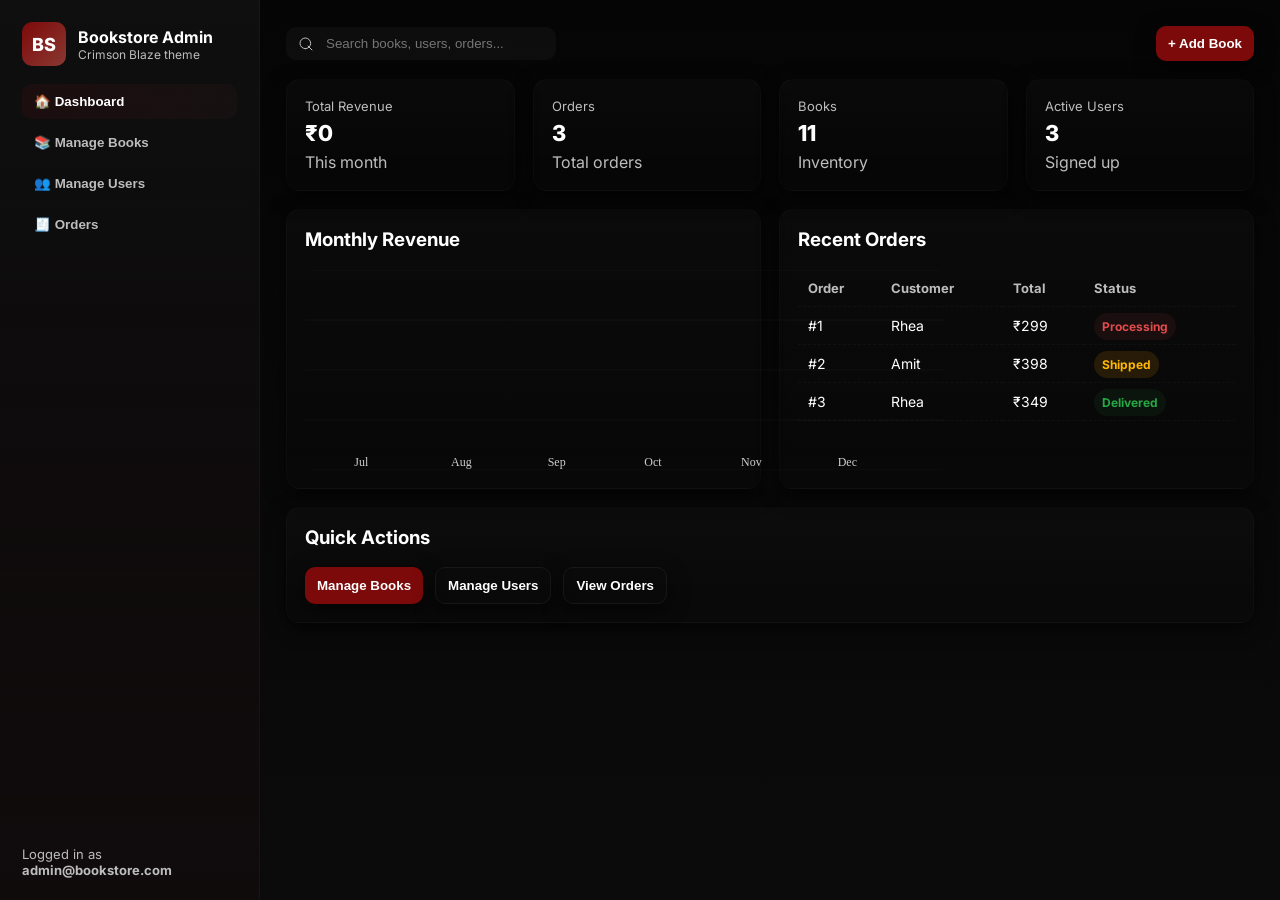
<file: Admin-side/Dashboard.html>
<!doctype html>
<html lang="en">
<head>
  <meta charset="utf-8" />
  <meta name="viewport" content="width=device-width, initial-scale=1" />
  <title>Bookstore Admin Panel</title>
  <link href="https://fonts.googleapis.com/css2?family=Inter:wght@300;400;600;700;800&display=swap" rel="stylesheet">
  <link rel="stylesheet" href="./CSS/style.css">

  <script src="main.js" defer></script>
</head>
<body>
  <div class="app">
    <aside class="sidebar">
      <div class="brand">
        <div class="logo">BS</div>
        <div>
          <h1>Bookstore Admin</h1>
          <p>Crimson Blaze theme</p>
        </div>
      </div>

      <nav class="nav">
        <button class="active" data-page="dashboard">🏠 Dashboard</button>
        <button data-page="books">📚 Manage Books</button>
        <button data-page="users">👥 Manage Users</button>
        <button data-page="orders">🧾 Orders</button>
      </nav>

      <div class="side-footer muted">Logged in as <strong>admin@bookstore.com</strong></div>
    </aside>

    <main class="main">
      <div class="topbar">
        <div class="search">
          <svg width="16" height="16" viewBox="0 0 24 24" fill="none" xmlns="http://www.w3.org/2000/svg"><path d="M21 21L15 15" stroke="currentColor" stroke-width="1.5" stroke-linecap="round" stroke-linejoin="round"/><path d="M11 19C15.4183 19 19 15.4183 19 11C19 6.58172 15.4183 3 11 3C6.58172 3 3 6.58172 3 11C3 15.4183 6.58172 19 11 19Z" stroke="currentColor" stroke-width="1.5" stroke-linecap="round" stroke-linejoin="round"/></svg>
          <input id="globalSearch" placeholder="Search books, users, orders..." />
        </div>
        <div class="actions">
          <button class="btn" id="quickAdd">+ Add Book</button>
          <div style="display:none;flex-direction:column;align-items:flex-end">
            <div class="muted" id="currentDate"></div>
            <div class="muted">Admin panel</div>
          </div>
        </div>
      </div>

      <!-- pages -->
      <section id="dashboard" class="page">
        <div class="grid">
          <div class="card col-3">
            <div class="kpi">
              <div class="label">Total Revenue</div>
              <div class="big" id="kpiRevenue">₹0</div>
              <div class="muted">This month</div>
            </div>
          </div>
          <div class="card col-3">
            <div class="kpi">
              <div class="label">Orders</div>
              <div class="big" id="kpiOrders">0</div>
              <div class="muted">Total orders</div>
            </div>
          </div>
          <div class="card col-3">
            <div class="kpi">
              <div class="label">Books</div>
              <div class="big" id="kpiBooks">0</div>
              <div class="muted">Inventory</div>
            </div>
          </div>
          <div class="card col-3">
            <div class="kpi">
              <div class="label">Active Users</div>
              <div class="big" id="kpiUsers">0</div>
              <div class="muted">Signed up</div>
            </div>
          </div>

          <div class="card col-6">
            <h3 style="margin-top:0">Monthly Revenue</h3>
            <div class="chart-wrap">
              <canvas id="revenueChart" width="640" height="200"></canvas>
            </div>
          </div>

          <div class="card col-6">
            <h3 style="margin-top:0">Recent Orders</h3>
            <table>
              <thead>
                <tr><th>Order</th><th>Customer</th><th>Total</th><th>Status</th></tr>
              </thead>
              <tbody id="recentOrders"></tbody>
            </table>
          </div>

          <div class="card col-12">
            <h3 style="margin-top:0">Quick Actions</h3>
            <div style="display:flex;gap:12px;flex-wrap:wrap">
              <button class="btn" id="goBooks">Manage Books</button>
              <button class="btn ghost" id="goUsers">Manage Users</button>
              <button class="btn ghost" id="goOrders">View Orders</button>
            </div>
          </div>

        </div>
      </section>

      <section id="books" class="page" style="display:none">
        <div class="grid">
          <div class="card col-12" style="display:flex;align-items:center;justify-content:space-between">
            <div>
              <h2 style="margin:0">Books</h2>
              <p class="muted">Add, edit or remove books from inventory</p>
            </div>
            <div style="display:flex;gap:8px;align-items:center">
              <input id="bookSearch" class="input" placeholder="Search title / author" />
              <button class="btn" id="addBookBtn">+ New Book</button>
            </div>
          </div>

          <div class="card col-12">
            <table id="booksTable">
              <thead><tr><th>Title</th><th>Author</th><th>Price</th><th>Stock</th><th>Actions</th></tr></thead>
              <tbody></tbody>
            </table>
          </div>
        </div>
      </section>

      <section id="users" class="page" style="display:none">
        <div class="grid">
          <div class="card col-12" style="display:flex;align-items:center;justify-content:space-between">
            <div>
              <h2 style="margin:0">Users</h2>
              <p class="muted">Manage user accounts</p>
            </div>
            <div>
              <input id="userSearch" class="input" placeholder="Search users" />
            </div>
          </div>

          <div class="card col-12">
            <table id="usersTable">
              <thead><tr><th>Name</th><th>Email</th><th>Role</th><th>Status</th><th>Actions</th></tr></thead>
              <tbody></tbody>
            </table>
          </div>
        </div>
      </section>

      <section id="orders" class="page" style="display:none">
        <div class="grid">
          <div class="card col-12" style="display:flex;align-items:center;justify-content:space-between">
            <div>
              <h2 style="margin:0">Orders</h2>
              <p class="muted">View and update order statuses</p>
            </div>
            <div>
              <input id="orderSearch" class="input" placeholder="Search orders" />
            </div>
          </div>

          <div class="card col-12">
            <table id="ordersTable">
              <thead><tr><th>Order</th><th>Customer</th><th>Items</th><th>Total</th><th>Status</th><th>Actions</th></tr></thead>
              <tbody></tbody>
            </table>
          </div>
        </div>
      </section>

      <section id="settings" class="page" style="display:none">
        <div class="grid">
          <div class="card col-12">
            <h2 style="margin:0">Settings</h2>
            <p class="muted">Theme colors (live preview)</p>
            <div style="display:flex;gap:12px;align-items:center;margin-top:12px">
              <label class="muted">Primary <input id="colorPrimary" type="color" value="#7d0a0a" /></label>
              <label class="muted">Secondary <input id="colorSecondary" type="color" value="#8a3832" /></label>
              <button class="btn" id="resetTheme">Reset</button>
            </div>
          </div>
        </div>
      </section>

    </main>
  </div>

  <!-- Modal: Book Form -->
  <div class="modal" id="bookModal">
    <div class="panel">
      <h3 id="modalTitle">Add Book</h3>
      <div style="height:10px"></div>
      <div class="form-row">
        <div class="col">
          <label class="muted">Title</label>
          <input id="bookTitle" class="input" />
        </div>
        <div class="col">
          <label class="muted">Author</label>
          <input id="bookAuthor" class="input" />
        </div>
      </div>
      <div style="height:10px"></div>
      <div class="form-row">
        <div class="col">
          <label class="muted">Price (₹)</label>
          <input id="bookPrice" class="input" type="number" />
        </div>
        <div class="col">
          <label class="muted">Stock</label>
          <input id="bookStock" class="input" type="number" />
        </div>
      </div>
      <div style="height:14px"></div>
      <div style="display:flex;justify-content:flex-end;gap:8px">
        <button class="btn ghost" id="cancelModal">Cancel</button>
        <button class="btn" id="saveBook">Save</button>
      </div>
    </div>
  </div>

</body>
</html>
</file>
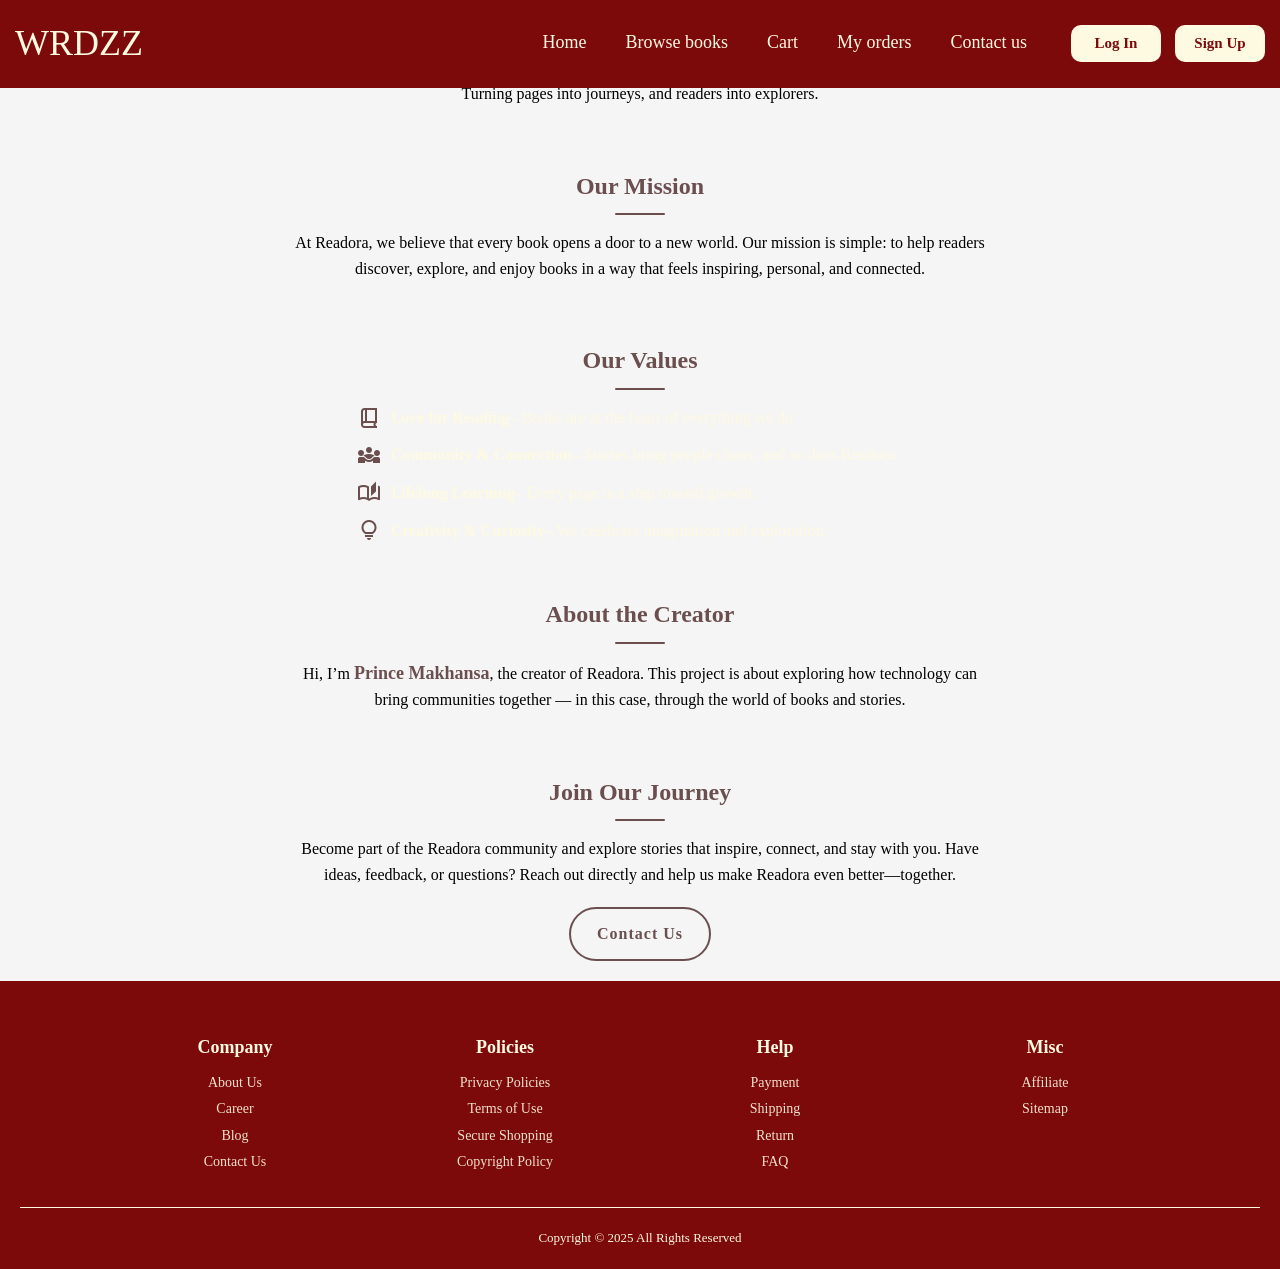
<file: Client side/about.html>
<!DOCTYPE html>
<html lang="en">
<head>
    <meta charset="UTF-8">
    <meta name="viewport" content="width=device-width, initial-scale=1.0">
    <title>Books</title>
    <link rel="stylesheet" href="../Client side/style.css">
    <link rel="stylesheet" href="../Client side/about.css">
    <link rel="stylesheet" href="https://fonts.googleapis.com/css2?family=Material+Symbols+Outlined" />
</head>
<body>
     <nav class="navbar">
		<div class="navdiv">
			<div class="logo"><a href="index.html">WRDZZ</a></div>
			<ul>
				<li><a href="#" class="nav-btns">Home</a></li>
				<li><a href="browse-books.html" class="nav-btns">Browse books</a></li>
				<li><a href="#" class="nav-btns">Cart</a></li>
				<li><a href="#" class="nav-btns">My orders</a></li>
				<li><a href="#" class="nav-btns">Contact us</a></li>
				<button><a href="#">Log In</a></button>
				<button><a href="#">Sign Up</a></button>
			</ul>
		</div>
	</nav>

    <main>
        <section class="about">
            <h1>About <span class="highlight">Readora</span></h1>
            <p>Turning pages into journeys, and readers into explorers.</p>
        </section>

        <section class="mission">
            <h2>Our Mission</h2>
            <p>
                At Readora, we believe that every book opens a door to a new world.
                Our mission is simple: to help readers discover, explore, and enjoy books in a way that feels inspiring, personal, and connected.
            </p>
        </section>

        <section class="values">
            <h2>Our Values</h2>
            <ul>
                <li><span class="material-symbols-outlined">book_2</span><strong>Love for Reading</strong> – Books are at the heart of everything we do.</li>
                <li><span class="material-symbols-outlined">diversity_3</span><strong>Community & Connection</strong> – Stories bring people closer, and so does Readora.</li>
                <li><span class="material-symbols-outlined">auto_stories</span><strong>Lifelong Learning</strong> – Every page is a step toward growth.</li>
                <li><span class="material-symbols-outlined">lightbulb</span><strong>Creativity & Curiosity</strong> – We celebrate imagination and exploration.</li>
            </ul>
        </section>

        <section class="creator">
            <h2>About the Creator</h2>
            <p>
                Hi, I’m <strong style="font-family: 'Playfair Display', serif; font-size: 18px; color: #6B4F4F;">Prince Makhansa</strong>, the creator of Readora. 
                This project is about exploring how technology can bring communities together — 
                in this case, through the world of books and stories.
            </p>
        </section>

        <section class="contact">
            <h2>Join Our Journey</h2>
            <p>
                Become part of the Readora community and explore stories that inspire, connect, and stay with you.
                Have ideas, feedback, or questions? Reach out directly and help us make Readora even better—together.
            </p>
            <a href="https://instagram.com/PrinceMakhansa" class="cta" target="_blank">Contact Us</a>
        </section>


    </main>

    <footer class="footer">
		<div class="footer-container">
			<div class="footer-column">
				<h3>Company</h3>
				<a href="#">About Us</a>
				<a href="#">Career</a>
				<a href="#">Blog</a>
				<a href="#">Contact Us</a>
			</div>

			<div class="footer-column">
				<h3>Policies</h3>
				<a href="#">Privacy Policies</a>
				<a href="#">Terms of Use</a>
				<a href="#">Secure Shopping</a>
				<a href="#">Copyright Policy</a>
			</div>

			<div class="footer-column">
				<h3>Help</h3>
				<a href="#">Payment</a>
				<a href="#">Shipping</a>
				<a href="#">Return</a>
				<a href="#">FAQ</a>
			</div>

			<div class="footer-column">
				<h3>Misc</h3>
				<a href="#">Affiliate</a>
				<a href="#">Sitemap</a>
			</div>
		</div>

		<div class="footer-bottom">
			<p>Copyright © 2025 All Rights Reserved</p>
		</div>
	</footer>

</body>
</html>
</file>
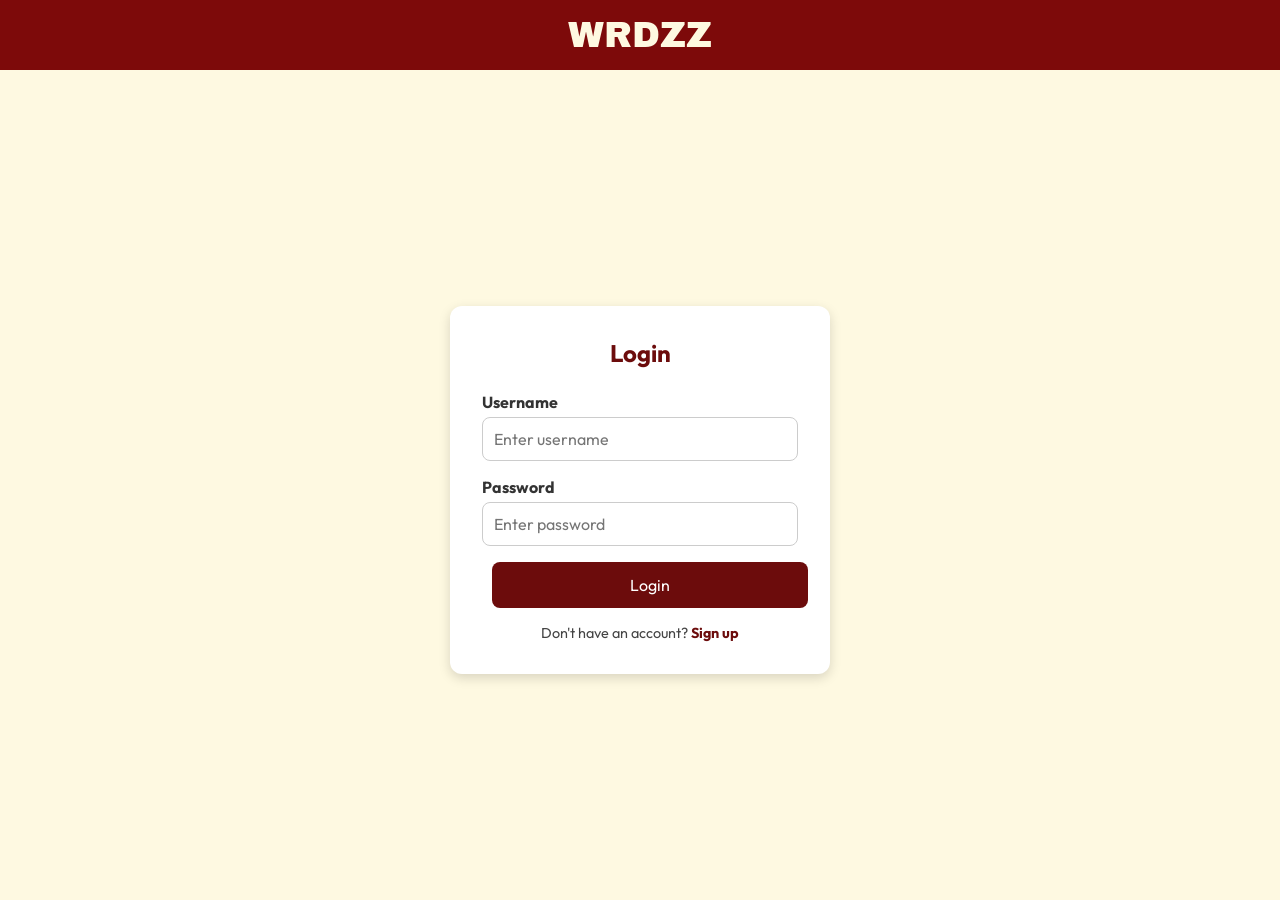
<file: client_side/Login.html>
<!DOCTYPE html>
<html lang="en">
	<head>
	<meta charset="UTF-8">
	<meta name="viewport" content="width=device-width, initial-scale=1.0">
	<title>WRDZZ</title>
	<link rel="stylesheet" href="./CSS/login-page.css">
	<link rel="stylesheet" href="./CSS/style.css">

	<!-- Icon -->
	<link rel="icon" type="image/png" href="../Images/logo.png">

	<!-- Fonts -->
	<link rel="preconnect" href="https://fonts.googleapis.com">
	<link rel="preconnect" href="https://fonts.gstatic.com" crossorigin>
	<link href="https://fonts.googleapis.com/css2?family=Archivo+Black&family=Outfit:wght@100..900&display=swap" rel="stylesheet">
</head>
<body class="login-body">

	<!-- Navigation bar -->
	<nav class="navbar">
		<div class="navdiv">
			<div class="logo"><a href="../index.html">WRDZZ</a></div>
		</div>
	</nav>

	<!-- Login form -->
	<section class="login-section">
		<div class="login-container">
			<h2>Login</h2>
			<form action="#" method="post">
				<label for="username">Username</label>
				<input type="text" id="username" name="username" placeholder="Enter username" required>

				<label for="password">Password</label>
				<input type="password" id="password" name="password" placeholder="Enter password" required>

				<button type="submit">Login</button>
			</form>
			<p>Don't have an account? <a href="./SignUp.html">Sign up</a></p>
		</div>
	</section>
	<!-- Login form ends -->
	<script src="validation.js"></script>

</body>
</html>
</file>
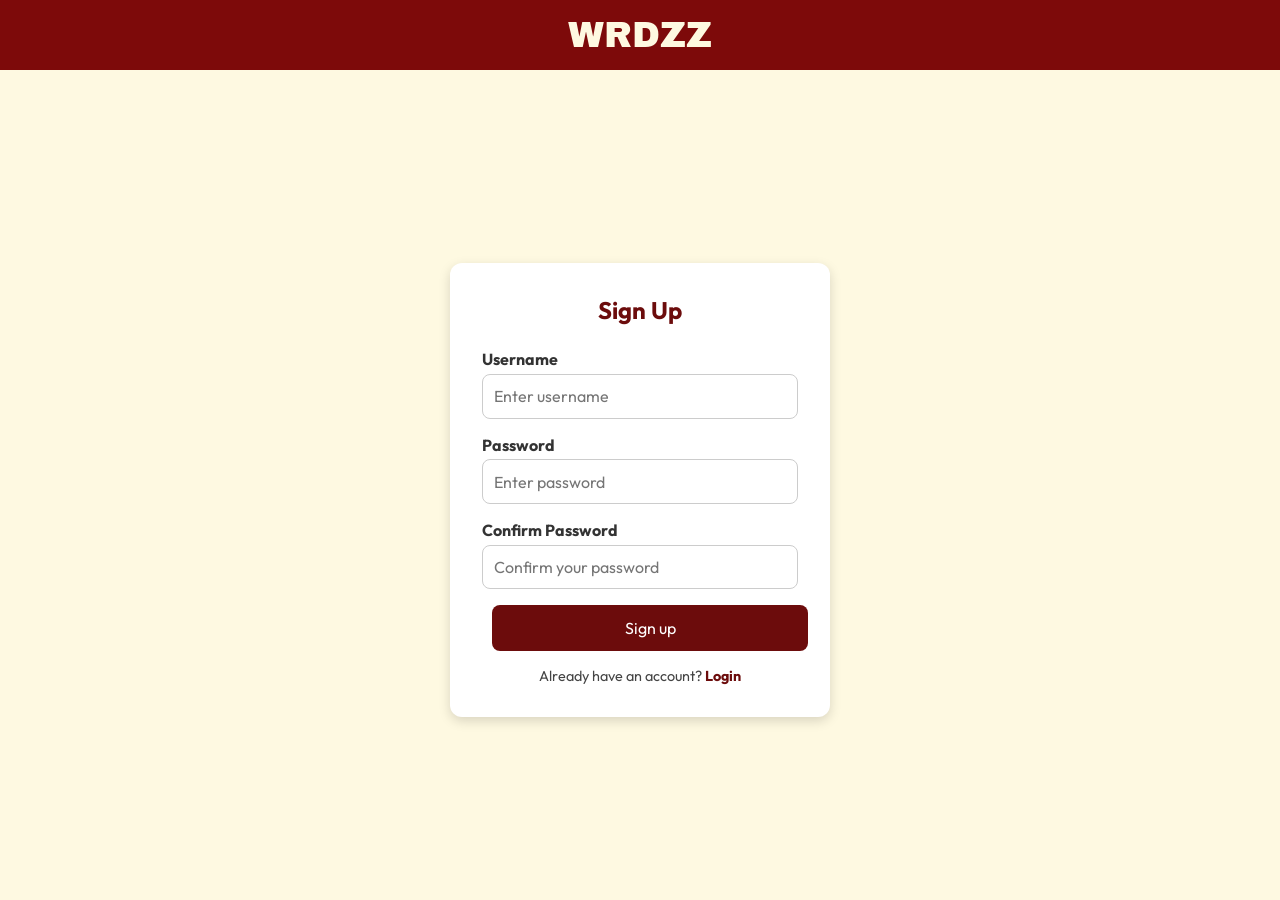
<file: client_side/SignUp.html>
<!DOCTYPE html>
<html lang="en">
<head>
	<meta charset="UTF-8">
	<meta name="viewport" content="width=device-width, initial-scale=1.0">
	<title>WRDZZ</title>
	<link rel="stylesheet" href="./CSS/login-page.css">
	<link rel="stylesheet" href="./CSS/style.css">

	<!-- Icon -->
	<link rel="icon" type="image/png" href="../Images/logo.png">

	<!-- Fonts -->
	<link rel="preconnect" href="https://fonts.googleapis.com">
	<link rel="preconnect" href="https://fonts.gstatic.com" crossorigin>
	<link href="https://fonts.googleapis.com/css2?family=Archivo+Black&family=Outfit:wght@100..900&display=swap" rel="stylesheet">
</head>
<body class="login-body">

	<!-- Navigation bar -->
	<nav class="navbar">
		<div class="navdiv">
			<div class="logo"><a href="../index.html">WRDZZ</a></div>
		</div>
	</nav>

	<!-- Login form -->
	<section class="login-section">
		<div class="login-container">
			<h2>Sign Up</h2>
			<form id="signupForm" action="#" method="post">
				<label for="username">Username</label>
				<input type="text" id="username" name="username" placeholder="Enter username" required>

				<label for="password">Password</label>
				<input type="password" id="password" name="password" placeholder="Enter password" required>

				<label for="Cpassword">Confirm Password</label>
				<input type="password" id="Cpassword" name="Cpassword" placeholder="Confirm your password" required>

				<button type="submit">Sign up</button>
			</form>
			<p>Already have an account? <a href="./Login.html">Login</a></p>
		</div>
	</section>

	<script>
		document.getElementById("signupForm").addEventListener("submit", function(e) {
			const username = document.getElementById("username").value.trim();
			const password = document.getElementById("password").value;
			const confirmPassword = document.getElementById("Cpassword").value;

			if (username === "" || password === "" || confirmPassword === "") {
				alert("Please fill in all fields.");
				e.preventDefault();
				return;
			}

			if (password.length < 6) {
				alert("Password must be at least 6 characters long.");
				e.preventDefault();
				return;
			}

			if (password !== confirmPassword) {
				alert("Passwords do not match.");
				e.preventDefault();
				return;
			}

			alert("Signup successful!");
		});
	</script>

</body>
</html>
</file>
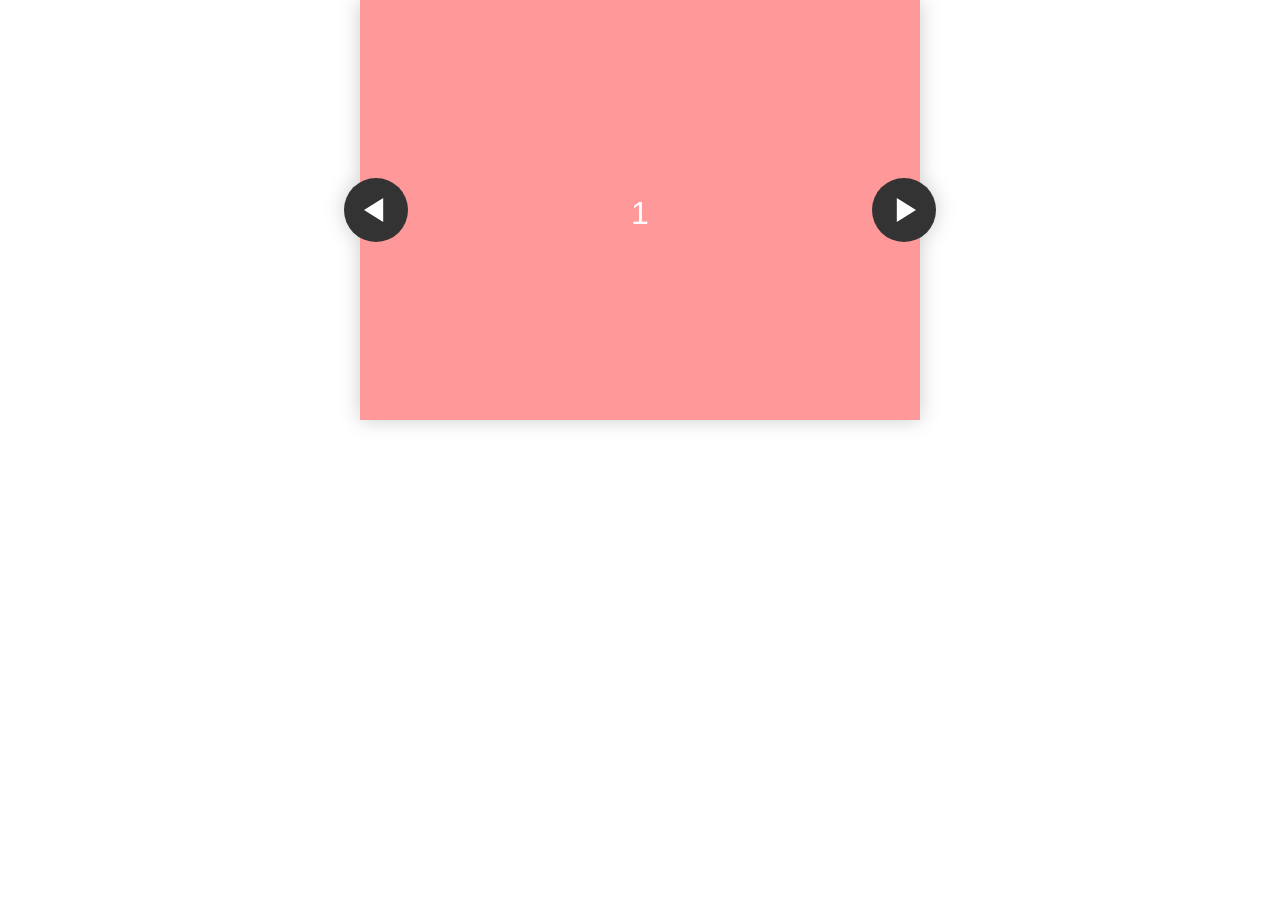
<file: client_side/test.html>
<!DOCTYPE html>
<html lang="en">
<head>
  <meta charset="UTF-8">
  <meta name="viewport" content="width=device-width, initial-scale=1.0">
  <title>Product Card</title>
  <style>
    @keyframes tonext {
  75% {
    left: 0;
  }
  95% {
    left: 100%;
  }
  98% {
    left: 100%;
  }
  99% {
    left: 0;
  }
}

@keyframes tostart {
  75% {
    left: 0;
  }
  95% {
    left: -300%;
  }
  98% {
    left: -300%;
  }
  99% {
    left: 0;
  }
}

@keyframes snap {
  96% {
    scroll-snap-align: center;
  }
  97% {
    scroll-snap-align: none;
  }
  99% {
    scroll-snap-align: none;
  }
  100% {
    scroll-snap-align: center;
  }
}

body {
  max-width: 37.5rem;
  margin: 0 auto;
  padding: 0 1.25rem;
  font-family: 'Lato', sans-serif;
}

* {
  box-sizing: border-box;
  scrollbar-color: transparent transparent; /* thumb and track color */
  scrollbar-width: 0px;
}

*::-webkit-scrollbar {
  width: 0;
}

*::-webkit-scrollbar-track {
  background: transparent;
}

*::-webkit-scrollbar-thumb {
  background: transparent;
  border: none;
}

* {
  -ms-overflow-style: none;
}

ol, li {
  list-style: none;
  margin: 0;
  padding: 0;
}

.carousel {
  position: relative;
  padding-top: 75%;
  filter: drop-shadow(0 0 10px #0003);
  perspective: 100px;
}

.carousel__viewport {
  position: absolute;
  top: 0;
  right: 0;
  bottom: 0;
  left: 0;
  display: flex;
  overflow-x: scroll;
  counter-reset: item;
  scroll-behavior: smooth;
  scroll-snap-type: x mandatory;
}

.carousel__slide {
  position: relative;
  flex: 0 0 100%;
  width: 100%;
  background-color: #f99;
  counter-increment: item;
}

.carousel__slide:nth-child(even) {
  background-color: #99f;
}

.carousel__slide:before {
  content: counter(item);
  position: absolute;
  top: 50%;
  left: 50%;
  transform: translate3d(-50%,-40%,70px);
  color: #fff;
  font-size: 2em;
}

.carousel__snapper {
  position: absolute;
  top: 0;
  left: 0;
  width: 100%;
  height: 100%;
  scroll-snap-align: center;
}

@media (hover: hover) {
  .carousel__snapper {
    animation-name: tonext, snap;
    animation-timing-function: ease;
    animation-duration: 4s;
    animation-iteration-count: infinite;
  }

  .carousel__slide:last-child .carousel__snapper {
    animation-name: tostart, snap;
  }
}

@media (prefers-reduced-motion: reduce) {
  .carousel__snapper {
    animation-name: none;
  }
}

.carousel:hover .carousel__snapper,
.carousel:focus-within .carousel__snapper {
  animation-name: none;
}

.carousel__navigation {
  position: absolute;
  right: 0;
  bottom: 0;
  left: 0;
  text-align: center;
}

.carousel__navigation-list,
.carousel__navigation-item {
  display: inline-block;
}

.carousel__navigation-button {
  display: inline-block;
  width: 1.5rem;
  height: 1.5rem;
  background-color: #333;
  background-clip: content-box;
  border: 0.25rem solid transparent;
  border-radius: 50%;
  font-size: 0;
  transition: transform 0.1s;
}

.carousel::before,
.carousel::after,
.carousel__prev,
.carousel__next {
  position: absolute;
  top: 0;
  margin-top: 37.5%;
  width: 4rem;
  height: 4rem;
  transform: translateY(-50%);
  border-radius: 50%;
  font-size: 0;
  outline: 0;
}

.carousel::before,
.carousel__prev {
  left: -1rem;
}

.carousel::after,
.carousel__next {
  right: -1rem;
}

.carousel::before,
.carousel::after {
  content: '';
  z-index: 1;
  background-color: #333;
  background-size: 1.5rem 1.5rem;
  background-repeat: no-repeat;
  background-position: center center;
  color: #fff;
  font-size: 2.5rem;
  line-height: 4rem;
  text-align: center;
  pointer-events: none;
}

.carousel::before {
  background-image: url("data:image/svg+xml,%3Csvg viewBox='0 0 100 100' xmlns='http://www.w3.org/2000/svg'%3E%3Cpolygon points='0,50 80,100 80,0' fill='%23fff'/%3E%3C/svg%3E");
}

.carousel::after {
  background-image: url("data:image/svg+xml,%3Csvg viewBox='0 0 100 100' xmlns='http://www.w3.org/2000/svg'%3E%3Cpolygon points='100,50 20,100 20,0' fill='%23fff'/%3E%3C/svg%3E");
}
  </style>
</head>
<body>
  <section class="carousel" aria-label="Gallery">
  <ol class="carousel__viewport">
    <li id="carousel__slide1"
        tabindex="0"
        class="carousel__slide">
      <div class="carousel__snapper">
        <a href="#carousel__slide4"
           class="carousel__prev">Go to last slide</a>
        <a href="#carousel__slide2"
           class="carousel__next">Go to next slide</a>
      </div>
    </li>
    <li id="carousel__slide2"
        tabindex="0"
        class="carousel__slide">
      <div class="carousel__snapper"></div>
      <a href="#carousel__slide1"
         class="carousel__prev">Go to previous slide</a>
      <a href="#carousel__slide3"
         class="carousel__next">Go to next slide</a>
    </li>
    <li id="carousel__slide3"
        tabindex="0"
        class="carousel__slide">
      <div class="carousel__snapper"></div>
      <a href="#carousel__slide2"
         class="carousel__prev">Go to previous slide</a>
      <a href="#carousel__slide4"
         class="carousel__next">Go to next slide</a>
    </li>
    <li id="carousel__slide4"
        tabindex="0"
        class="carousel__slide">
      <div class="carousel__snapper"></div>
      <a href="#carousel__slide3"
         class="carousel__prev">Go to previous slide</a>
      <a href="#carousel__slide1"
         class="carousel__next">Go to first slide</a>
    </li>
  </ol>
  </section>
</body>
</html>
</file>
<file: Admin-side/CSS/style.css>
:root {
    --primary-color: #7d0a0a;
    /* Crimson Blaze */
    --secondary-color: #8a3832;
    /* Accent */
    --bg: #0b0b0c;
    --card: #0f0f10;
    --muted: #bdbdbd;
    --glass: rgba(255, 255, 255, 0.03);
    --success: #28a745;
    --danger: #e04b4b;
    --radius: 12px;
    --shadow: 0 6px 20px rgba(0, 0, 0, 0.6);
}

* {
    box-sizing: border-box
}

html,
body {
    height: 100%;
    margin: 0;
    font-family: Inter, system-ui, -apple-system, 'Segoe UI', Roboto, 'Helvetica Neue', Arial;
    color: #fff;
    background: linear-gradient(180deg, #050505 0%, #0c0b0c 100%);
}

.app {
    display: flex;
    min-height: 100vh
}

/* Sidebar */
.sidebar {
    width: 260px;
    background: linear-gradient(180deg, var(--card), rgba(125, 10, 10, 0.04));
    padding: 22px;
    border-right: 1px solid rgba(255, 255, 255, 0.03);
    display: flex;
    flex-direction: column;
    gap: 18px
}

.brand {
    display: flex;
    align-items: center;
    gap: 12px
}

.logo {
    width: 44px;
    height: 44px;
    border-radius: 10px;
    background: linear-gradient(135deg, var(--primary-color), var(--secondary-color));
    display: flex;
    align-items: center;
    justify-content: center;
    font-weight: 800;
    color: #fff;
    font-size: 18px
}

.brand h1 {
    font-size: 16px;
    margin: 0
}

.brand p {
    margin: 0;
    font-size: 12px;
    color: var(--muted)
}

.nav {
    display: flex;
    flex-direction: column;
    gap: 6px
}

.nav button {
    background: transparent;
    border: 0;
    color: var(--muted);
    padding: 10px 12px;
    border-radius: 10px;
    display: flex;
    align-items: center;
    gap: 12px;
    cursor: pointer;
    font-weight: 600
}

.nav button svg {
    opacity: 0.9
}

.nav button.active,
.nav button:hover {
    background: linear-gradient(90deg, rgba(125, 10, 10, 0.12), rgba(138, 56, 50, 0.06));
    color: #fff
}

.sidebar .side-footer {
    margin-top: auto;
    font-size: 13px;
    color: var(--muted)
}

/* Main area */
.main {
    flex: 1;
    padding: 26px
}

.topbar {
    display: flex;
    align-items: center;
    justify-content: space-between;
    gap: 12px
}

.search {
    display: flex;
    align-items: center;
    gap: 10px;
    background: var(--glass);
    padding: 8px 12px;
    border-radius: 10px;
    color: var(--muted)
}

.search input {
    background: transparent;
    border: 0;
    color: #fff;
    outline: none;
    width: 220px
}

.actions {
    display: flex;
    align-items: center;
    gap: 10px
}

.btn {
    background: var(--primary-color);
    border: 0;
    padding: 10px 12px;
    border-radius: 10px;
    color: #fff;
    cursor: pointer;
    font-weight: 700;
    box-shadow: var(--shadow)
}

.btn.ghost {
    background: transparent;
    border: 1px solid rgba(255, 255, 255, 0.06)
}

/* Dashboard */
.grid {
    display: grid;
    grid-template-columns: repeat(12, 1fr);
    gap: 18px;
    margin-top: 18px
}

.card {
    background: linear-gradient(180deg, rgba(255, 255, 255, 0.02), transparent);
    padding: 18px;
    border-radius: 14px;
    box-shadow: var(--shadow);
    border: 1px solid rgba(255, 255, 255, 0.02)
}

.card.col-3 {
    grid-column: span 3
}

.card.col-6 {
    grid-column: span 6
}

.card.col-12 {
    grid-column: span 12
}

.kpi {
    display: flex;
    flex-direction: column;
    gap: 6px
}

.kpi .big {
    font-size: 22px;
    font-weight: 800
}

.kpi .label {
    color: var(--muted);
    font-size: 13px
}

.chart-wrap {
    display: flex;
    gap: 18px;
    align-items: center
}

canvas {
    background: transparent;
    border-radius: 8px
}

table {
    width: 100%;
    border-collapse: collapse;
    margin-top: 10px
}

th,
td {
    padding: 10px;
    text-align: left;
    border-bottom: 1px dashed rgba(255, 255, 255, 0.03);
    font-size: 14px
}

th {
    color: var(--muted);
    font-size: 13px
}

.badge {
    padding: 6px 8px;
    border-radius: 999px;
    font-weight: 700;
    font-size: 12px
}

.badge.warn {
    background: rgba(255, 165, 0, 0.12);
    color: #ffb703
}

.badge.success {
    background: rgba(40, 167, 69, 0.08);
    color: var(--success)
}

.badge.danger {
    background: rgba(224, 75, 75, 0.08);
    color: var(--danger)
}

/* Forms & table controls */
.controls {
    display: flex;
    gap: 8px;
    align-items: center
}

.input,
textarea,
select {
    background: transparent;
    border: 1px solid rgba(255, 255, 255, 0.04);
    padding: 10px;
    border-radius: 8px;
    color: #fff;
    min-width: 0
}

/* Modal */
.modal {
    position: fixed;
    inset: 0;
    background: rgba(0, 0, 0, 0.6);
    display: flex;
    align-items: center;
    justify-content: center;
    z-index: 60;
    opacity: 0;
    pointer-events: none;
    transition: all .18s ease
}

.modal.show {
    opacity: 1;
    pointer-events: auto
}

.modal .panel {
    width: 720px;
    max-width: 95%;
    background: linear-gradient(180deg, #0b0b0c, #111);
    padding: 18px;
    border-radius: 12px
}

.form-row {
    display: flex;
    gap: 10px
}

.form-row .col {
    flex: 1
}

/* Responsive */
@media (max-width:900px) {
    .sidebar {
        display: none
    }

    .grid {
        grid-template-columns: repeat(6, 1fr)
    }

    .card.col-3 {
        grid-column: span 6
    }
}

/* small ui niceties */
.muted {
    color: var(--muted)
}

.clicky {
    cursor: pointer
}

.table-actions button {
    margin-right: 6px
}
</file>
<file: Client side/style.css>
*{
    font-family: outfit;
    text-decoration: none;
    margin: 0;
    padding: 0;
}

:root {
  --primary-color: #7D0A0A;   /* Crimson Blaze */
  --background-color: #FEF9E1; /* Varden */
  --accent-color: #09122C;    /* Cosmos Blue */
}

body{
    background-color: var(--background-color);
}

html{
    scroll-behavior: smooth;
}



/* Navigation bar starting */
.navbar{
  background: var(--primary-color);
  padding: 15px;
  position: fixed;
  z-index: 1000;
  width: 100%;
  box-sizing: border-box;
}

.navdiv{
    display: flex;
    align-items: center;
    justify-content: space-between;
}

/* logo */
.logo a{
    font-size: 36px;
    font-family: archivo black;
    font-weight: 100;
    color: var(--background-color);
}
/* Nav-bar elements */
li{
    list-style: none;
    display: inline-block;
    font-weight: 400;
    color: var(--background-color);
    font-size: 18px;
    margin-right: 25px;
}
/* Sign-in, Sign-up buttons */
button{
    background-color: var(--background-color);
    margin-left: 10px;
    border-radius: 10px;
    border: none;
    padding: 10px;
    width: 90px;
    cursor: pointer;
}
button a{
    color: var(--primary-color);
    font-weight: 600;
    font-size: 15px;
}
/* Nav bar hover effects */
.nav-btns {
  position: relative;
  text-decoration: none;
  color: var(--background-color);
  padding: 5px;
}
.nav-btns::after {
  content: '';
  position: absolute;
  left: 0;
  bottom: 0;
  width: 0%;
  height: 2px;
  background-color: var(--background-color);
  transition: width 0.3s ease;
}
.nav-btns:hover::after {
  width: 100%;
}
.navbar::selection{
  background-color: var(--background-color);
  color: var(--primary-color);
}
.navbar button::selection{
  background-color: var(--primary-color);
  color: var(--background-color);
}





/* Navigation bar ending */

#loader {
    position: fixed;
    width: 100%;
    height: 100%;
    background: var(--background-color);
    display: flex;
    justify-content: center;
    align-items: center;
    z-index: 2000;
    scale: 2;
}






/* Hero section starting */

.hero-section {
  padding: 200px 80px 50px 80px;
  background-color: var(--background-color);
  text-align: left;
}

.hero-content {
  max-width: 700px;
  margin: 0;
}


.hero-content h1 {
  font-size: 48px;
  color: var(--accent-color);
  font-weight: 800;
  line-height: 1.2;
}

.hero-content p {
  margin-top: 15px;
  font-size: 18px;
  color: var(--accent-color);
  line-height: 1.5;
}

.hero-buttons {
  margin-top: 30px;
  display: flex;
  gap: 20px;
}

.hero-buttons a{
  color: var(--background-color);
}

.filled-btn, .outline-btn {
  font-size: 16px;
  font-weight: 600;
  border-radius: 8px;
  margin: 0px;
  cursor: pointer;
  transition: 0.3s ease;
  min-width: 150px;
  text-align: center;
}


.filled-btn {
  background-color: var(--primary-color);
  color: white;
  border: 2px solid var(--primary-color);

}

.filled-btn:hover {
  background-color: transparent;
  color: var(--primary-color);
  border: 2px solid var(--primary-color);
}

.filled-btn a:hover {
  background-color: transparent;
  color: var(--primary-color);
}

.outline-btn {
  background-color: transparent;
  color: var(--primary-color);
  border: 2px solid var(--primary-color);
}

.outline-btn:hover {
  background-color: var(--primary-color);
  color: var(--background-color);
}


.hero-buttons::selection{
  background-color: var(--background-color);
  color: var(--primary-color);
}
.hero-section::selection{
  background-color: var(--accent-color);
  color: var(--background-color);
}

.hero-inner {
  display: flex;
  justify-content: space-between;
  align-items: center;
  gap: 40px;
}

.hero-animation {
  flex-shrink: 0;
  translate: -100px;
}



/* Hero section ending */








/* Featured section starting */

.featured-section {
  padding: 60px 80px;
  padding-top: 100px;
  background-color: var(--background-color);
  color: var(--accent-color);
}

.featured-section h2 {
  font-size: 40px;
  font-weight: 800;
  margin-bottom: 30px;
  text-align: center;
}

.book-grid {
  display: flex;
  flex-wrap: wrap;
  row-gap: 24px;
  justify-content: space-between;
}

.book-card {
  background-color: #fdf6d8;
  border-radius: 12px;
  width: fit-content;
  padding: 15px;
  box-shadow: 0px 0px 0px rgba(0,0,0,0.1);
  text-align: center;
  transition: 0.3s ease;
}



.book-card:hover {
  transform: translateY(-4px);
  box-shadow: 0px 5px 3px rgba(0,0,0,0.1);
}



.book-card img {
  width: fit-content;
  border-radius: 8px;
  object-fit: cover;
  height: 420px;
  transition: 0.3s ease;

}

.book-card h3 {
  font-size: 18px;
  margin: 12px 0 6px;
}

.book-card p {
  color: var(--primary-color);
  font-weight: 600;
}



.book-actions {
  display: flex;
  flex-direction: row;
  gap: 8px;
  margin-top: 10px;
  justify-content: center;
}


.book-actions button {
  font-size: 16px;
  font-weight: 600;
  border-radius: 8px;
  margin: 0px;
  cursor: pointer;
  transition: 0.3s ease;
  min-width: 125px;
  text-align: center;
  
}

.buy-btn {
  background-color: var(--primary-color);
  color: var(--background-color);
}

.buy-btn:hover {
  opacity: 0.9;
}

.add-btn {
  background-color: var(--background-color);
  color: var(--primary-color);
  /* border: 2px solid #7D0A0A; */
}

.add-btn:hover {
  opacity: 0.9;
}

.book-card .image-container {
  overflow: hidden;
  border-radius: 10px; /* optional, just for smooth look */
}

.book-card .image-container img {
  transition: transform 0.3s ease;
}

.book-card:hover .image-container img {
  transform: scale(1.1);

}

.nxt-btn {
  right : 0;
  scale: 0.07;
}
.pre-btn {
  right : 0;
  scale: 0.07;
  rotate: 180deg;
  
}
/* Featured section end */










/* Categories section */

.categories {
  text-align: center;
  padding: 40px 20px;
  justify-items: center;
}

.categories h2 {
  color: var(--accent-color);
  font-size: 40px;
  margin-bottom: 30px;
}

.categories .grid {
  display: grid;
  padding: 0;
  margin: 0;
  grid-template-columns: repeat(4,175px);
  gap: 20px;
  justify-items: center;
}

.categories .card {
  padding: 10px;
  width: 140px;
  font-weight: 600;
  transition: transform 0.2s ease;
}


.categories .thumb {
  background: transparent;
  border-radius: 15px;
  width: 150px;
  aspect-ratio: 1 / 1;
  overflow: hidden;
  transition: transform 0.2s ease;
  margin-bottom: 8px;
}

.categories .thumb img {
  width: 100%;
  height: 100%;
  object-fit: cover; 
  border-radius: 8px;
  display: block;
  transition: transform 0.3s;
}

.categories .thumb img:hover {
  width: 100%;
  height: 100%;
  object-fit: cover; 
  border-radius: 8px;
  display: block;
  transition: transform 0.3s ease;
  transform: scale(1.1);
}


.categories .thumb lottie-player {
  width: 100%;
  height: 100%;
  object-fit: cover; 
  border-radius: 8px;
  display: block;
  transition: transform 0.2s ease;
}

.categories .thumb lottie-player:hover {
  width: 100%;
  height: 100%;
  object-fit: cover; 
  border-radius: 8px;
  display: block;
  transition: transform 2s ease;
  transform: scale(1.1);
}


.categories p {
  font-size: 0.9rem;
  color: var(--accent-color);
}





/* Footer section */


.footer {
  background-color: var(--primary-color);
  padding: 40px 20px 20px;
  color: var(--accent-color);
  border-top: 2px solid var(--primary-color);
}

.footer-container {
  display: flex;
  justify-content: space-between;
  flex-wrap: wrap;
  text-align: center;
  max-width: 1080px;
  margin: 0 auto 20px;
}

.footer-column {
  flex: 1 1 200px;
  margin: 10px;
}

.footer-column h3 {
  color: var(--background-color);
  margin-bottom: 10px;
  font-size: 18px;
  font-weight: 600;
}


.footer-column a {
  display: block;
  text-decoration: none;
  color: var(--background-color);
  margin: 4px 0;
  font-size: 14px;
  font-weight: 200;
  transition: color 0.3s ease;
  opacity: 0.9;
}

.footer-column a:hover{
  text-shadow: 0px 0px 2px #fdf6d8;
  opacity: 1;
}

.footer-bottom {
  text-align: center;
  padding-top: 20px;
  border-top: 1px solid var(--background-color);
}

.footer-bottom p {
  font-size: 13px;
  color: var(--background-color);
}
</file>
<file: Client side/about.css>
body 
{
    margin: 0;
    padding: 0;
    background-color: #F5F5F5;
    line-height: 1.6;
}

section {
    padding: 20px 20px;         
    max-width: 900px;
    margin: auto;
    text-align: center; 
    line-height: 1.6;           
}

section h1 {
    font-family: 'Playfair Display', serif;
    color: #6B4F4F;
    font-size: 32px;
    margin-bottom: 10px;
}

section h2 {
    font-family: 'Playfair Display', serif;
    color: #6B4F4F;
    font-size: 24px;
    margin: 0px 0 15px;
    position: relative;
}

section h2::after {
    content: "";
    display: block;
    width: 50px;
    height: 2px;
    background-color: #6B4F4F;
    margin: 8px auto 0;
    border-radius: 2px;
}

section p {
    font-family: 'Merriweather', serif;
    font-size: 16px;
    margin: 0 auto 20px;
    max-width: 700px;
}


.material-symbols-outlined {
  font-size: 22px;      
  color: #6B4F4F;       
  vertical-align: middle; 
  margin-right: 10px;   
}

.values ul {
  list-style: none;           
  padding: 0;
  margin: 0 auto;
  display: inline-block;   
  text-align: left;        
}

.values li {
  display: flex;
  align-items: center;
  margin-bottom: 12px;
  font-family: 'Merriweather', serif;
  font-size: 16px;
  list-style: none; 
  transition: transform 0.2s ease, color 0.2s ease;
}


.cta {
  display: inline-block;
  padding: 12px 26px;
  background: transparent;
  color: #6B4F4F;
  border: 2px solid #6B4F4F;
  border-radius: 50px;
  font-weight: bold;
  letter-spacing: 1px;
  text-decoration: none;
  transition: all 0.3s ease;
}

.cta:hover {
  background: #6B4F4F;
  color: #F8EDE3;
  transform: scale(1.05) ease;
}
</file>
<file: client_side/CSS/login-page.css>
/* Reset + global */
* {
  margin: 0;
  padding: 0;
  box-sizing: border-box;
}

body {
  font-family: 'Outfit', sans-serif;
  background: #f9f6e7; /* WRDZZ beige background */
  min-height: 100vh;
  display: flex;
  flex-direction: column;
}

/* ---------------- NAVBAR ---------------- */

.navbar .navdiv {
  display: flex;
  align-items: center;
  justify-content: center; /* centered logo */
}



/* ---------------- LOGIN PAGE ---------------- */
.login-section {
  flex: 1; /* take remaining height below navbar */
  display: flex;
  justify-content: center;
  align-items: center;
  padding-top: 80px; /* space under navbar */
}

.login-container {
  background: #fff;
  padding: 2rem;
  border-radius: 12px;
  box-shadow: 0 4px 12px rgba(0,0,0,0.15);
  width: 100%;
  max-width: 380px;
  text-align: center;
}

/* Heading */
.login-container h2 {
  margin-bottom: 1.5rem;
  font-size: 1.5rem;
  font-weight: bold;
  color: #6c0c0c;
}

/* Labels */
.login-container label {
  display: block;
  text-align: left;
  margin-bottom: 0.3rem;
  font-weight: bold;
  color: #333;
}

/* Inputs */
.login-container input {
  width: 100%;
  padding: 0.7rem;
  margin-bottom: 1rem;
  border: 1px solid #ccc;
  border-radius: 8px;
  font-size: 1rem;
  transition: border 0.2s ease;
}

.login-container input:focus {
  border-color: #6c0c0c;
  outline: none;
}

/* Button */
.login-container button {
  width: 100%;
  padding: 0.8rem;
  background: #6c0c0c;
  color: white;
  border: none;
  border-radius: 8px;
  font-size: 1rem;
  cursor: pointer;
  transition: background 0.2s ease;
}

.login-container button:hover {
  background: #520909;
}

/* Extra text */
.login-container p {
  margin-top: 1rem;
  font-size: 0.9rem;
  color: #444;
}

.login-container a {
  color: #6c0c0c;
  text-decoration: none;
  font-weight: bold;
}

.login-container a:hover {
  text-decoration: underline;
}
</file>
<file: client_side/CSS/style.css>
* {
  font-family: outfit;
  text-decoration: none;
  margin: 0;
  padding: 0;
}

:root {
  --primary-color: #7d0a0a;
  /* Crimson Blaze */
  --secondary-color: #8a3832;
  /* Crimson Blaze */
  --background-color: #FEF9E1;
  /* Varden */
  --accent-color: #09122C;
  /* Cosmos Blue */
}


/* Navigation bar ending */

#loader {
  position: fixed;
  width: 100%;
  height: 100%;
  background: var(--background-color);
  display: flex;
  justify-content: center;
  align-items: center;
  z-index: 2000;
  scale: 2;
}


body {
  background-color: var(--background-color);
}

html {
  scroll-behavior: smooth;
}




/* Scrollbar */

::-webkit-scrollbar {
  width: 8px;
}

/* Track */
::-webkit-scrollbar-track {
  background: var();
}

/* Handle */
::-webkit-scrollbar-thumb {
  background: var(--accent-color);
}

/* Handle on hover */
::-webkit-scrollbar-thumb:hover {
  background: var(--primary-color);
}


/* Navigation bar starting */
.navbar {
  background: var(--primary-color);
  padding: 15px;
  position: fixed;
  z-index: 1000;
  width: 100%;
  box-sizing: border-box;
  transform: translateY(0);
  transition: top 0.3s ease;
}

.navdiv {
  display: flex;
  align-items: center;
  justify-content: space-between;
}

/* logo */
.logo a {
  font-size: 36px;
  font-family: archivo black;
  font-weight: 100;
  color: var(--background-color);
}

/* Nav-bar elements */
li {
  list-style: none;
  display: inline-block;
  font-weight: 400;
  color: var(--background-color);
  font-size: 18px;
  margin-right: 25px;
}

/* Sign-in, Sign-up buttons */
button {
  background-color: var(--background-color);
  margin-left: 10px;
  border-radius: 10px;
  border: none;
  padding: 10px;
  width: 90px;
  cursor: pointer;
}

button a {
  color: var(--primary-color);
  font-weight: 600;
  font-size: 15px;
}

/* Nav bar hover effects */
.nav-btns {
  position: relative;
  text-decoration: none;
  color: var(--background-color);
  padding: 5px;
}

.nav-btns::after {
  content: '';
  position: absolute;
  left: 0;
  bottom: 0;
  width: 0%;
  height: 2px;
  background-color: var(--background-color);
  transition: width 0.3s ease;
}

.nav-btns:hover::after {
  background-color: var(--background-color);
  width: 100%;
}

.navbar::selection {
  background-color: var(--background-color);
  color: var(--primary-color);
}

.navbar button::selection {
  background-color: var(--primary-color);
  color: var(--background-color);
}








/* Hero section starting */

.hero-section {
  padding: 200px 80px 50px 80px;
  background-color: var(--background-color);
  text-align: left;
}

.hero-content {
  max-width: 700px;
  margin: 0;
}


.hero-content h1 {
  font-size: 48px;
  color: var(--accent-color);
  font-weight: 800;
  line-height: 1.2;
}

.hero-content p {
  margin-top: 15px;
  font-size: 18px;
  color: var(--accent-color);
  line-height: 1.5;
}

.hero-buttons {
  margin-top: 30px;
  display: flex;
  gap: 20px;
}

.hero-buttons a {
  color: var(--primary-color);
}

.filled-btn {
  font-size: 16px;
  font-weight: 800;
  border-radius: 8px;
  margin: 0px;
  cursor: pointer;
  transition: 0.3s ease;
  min-width: 150px;
  text-align: center;
  height: 40px;
  display: flex;
  align-items: center;
  justify-content: center;
}


.filled-btn {
  background-color: var(--background-color);
  border: 2px solid var(--primary-color);
  box-shadow: 3px 3px 0px var(--primary-color);

}

.filled-btn:hover {
  font-weight: 700;
  font-size: 15.5px;
  background-color: transparent;
  box-shadow: 0px 0px 0px var(--primary-color);
}




.hero-buttons::selection {
  background-color: var(--background-color);
  color: var(--primary-color);
}

.hero-section::selection {
  background-color: var(--accent-color);
  color: var(--background-color);
}

.hero-inner {
  display: flex;
  justify-content: space-between;
  align-items: center;
  gap: 40px;
}

.hero-animation {
  flex-shrink: 0;
  translate: -100px;
}



/* Hero section ending */








/* Featured section starting */

.featured-section {
  padding: 60px 80px;
  padding-top: 50px;
  background-color: var(--background-color);
  color: var(--accent-color);
}

.featured-section h2 {
  font-size: 40px;
  font-weight: 800;
  margin-bottom: 30px;
  text-align: left;
}

.book-grid {
  display: grid;
  grid-template-columns: repeat(auto-fill, minmax(250px, 1fr));
  gap: 50px;
  justify-items: center;
  padding: 20px;
}

.book-card {
  background-color: #fdf6d8;
  border-radius: 12px;
  width: fit-content;
  padding: 15px;
  box-shadow: 0px 0px 0px rgba(0, 0, 0, 0.1);
  text-align: center;
  transition: 0.3s ease;
}



.book-card:hover {
  transform: translateY(-4px);
  box-shadow: 0px 5px 3px rgba(0, 0, 0, 0.1);
}



.book-card img {
  width: fit-content;
  border-radius: 8px;
  object-fit: cover;
  height: 420px;
  transition: 0.3s ease;

}

.book-card h3 {
  font-size: 18px;
  margin: 12px 0 6px;
}

.book-card p {
  color: var(--primary-color);
  font-weight: 600;
}



.book-actions {
  display: flex;
  flex-direction: row;
  gap: 8px;
  margin-top: 10px;
  justify-content: center;
}


.book-actions button {
  font-size: 16px;
  font-weight: 600;
  border-radius: 8px;
  margin: 0px;
  cursor: pointer;
  transition: 0.3s ease;
  min-width: 125px;
  text-align: center;

}

.buy-btn {
  background-color: var(--primary-color);
  color: var(--background-color);
  font-weight: 500;
}

.buy-btn:hover {
  opacity: 0.9;
  font-weight: 800;
}

.add-btn {
  background-color: var(--background-color);
  color: var(--primary-color);
  font-weight: 500;
}

.add-btn:hover {
  opacity: 0.8;
  font-weight: 900;

}

.book-card .image-container {
  overflow: hidden;
  border-radius: 10px;
}

.book-card .image-container img {
  transition: transform 0.3s ease;
}

.book-card:hover .image-container img {
  transform: scale(1.05);

}

.nxt-btn {
  right: 0;
  scale: 0.07;
}

.pre-btn {
  right: 0;
  scale: 0.07;
  rotate: 180deg;

}

.featured-section::selection {
  background-color: var(--accent-color);
  color: var(--background-color);
}

.featured-section .buy-btn::selection {
  background-color: var(--background-color);
  color: var(--primary-color);
}

.featured-section .image-container::selection {
  background-color: var(--primary-color);
  color: var(--primary-color);
}

/* Featured section end */




/* Top selling section */

.TS-section {
  padding: 60px 80px;
  padding-top: 50px;
  background-color: var(--background-color);
  color: var(--accent-color);
}

.TS-section h2 {
  font-size: 40px;
  font-weight: 800;
  margin-bottom: 30px;
  text-align: left;
}

.TS-section::selection {
  background-color: var(--accent-color);
  color: var(--background-color);
}

.TS-section .buy-btn::selection {
  background-color: var(--background-color);
  color: var(--primary-color);
}

.TS-section .image-container::selection {
  background-color: var(--primary-color);
  color: var(--primary-color);
}




/* Categories section */

.categories {
  text-align: center;
  padding: 40px 20px;
  justify-items: center;
}

.categories h2 {
  color: var(--accent-color);
  font-size: 40px;
  margin-bottom: 30px;
}

.categories .grid {
  display: grid;
  padding: 0;
  margin: 0;
  grid-template-columns: repeat(4, 175px);
  gap: 20px;
  justify-items: center;
}

.categories .card {
  padding: 10px;
  width: 140px;
  font-weight: 600;
  transition: transform all 0.3s ease;
}

.categories .thumb {
  background: transparent;
  border-radius: 15px;
  width: 150px;
  aspect-ratio: 1 / 1;
  overflow: hidden;
  transition: transform 0.2s ease;
  margin-bottom: 8px;
}

.categories .thumb img {
  width: 100%;
  height: 100%;
  object-fit: cover;
  border-radius: 8px;
  display: block;
  transition: transform 0.3s;
}

.categories .thumb img:hover {
  width: 100%;
  height: 100%;
  object-fit: cover;
  border-radius: 8px;
  display: block;
  transition: transform 0.3s ease;
  transform: scale(1.1);
}


.categories p {
  font-size: 0.9rem;
  color: var(--accent-color);
}



.categories::selection {
  background-color: var(--accent-color);
  color: var(--background-color);
}

.categories .grid::selection {
  background-color: var(--primary-color);
}


/* Footer section */


.footer {
  background: var(--primary-color);
  color: var(--background-color);
  padding: 40px 20px;
}


.footer-inner {
  max-width: 1080px;
  margin: 0 auto;
  display: flex;
  flex-wrap: wrap;
  justify-content: space-between;
  gap: 40px;
}


.footer-brand .logo {
  font-size: 20px;
  font-weight: 700;
  color: var(--accent-color);
  text-decoration: none;
}


.footer-brand .tagline {
  font-size: 13px;
  margin-top: 6px;
  opacity: 0.85;
}


.footer-column h3 {
  font-size: 16px;
  margin-bottom: 10px;
  color: var(--background-color);
}


.footer-column ul {
  display: block;
  list-style: none;
  padding: 0;
  margin: 0;
}


.footer-column li {
  display: block;
  margin: 6px 0;
}


.footer-column a {
  color: var(--background-color);
  text-decoration: none;
  font-size: 14px;
  opacity: 0.8;
  transition: 0.2s;
}


.footer-column a:hover {
  opacity: 1;;
}


.social-list {
  display: flex;
  flex-direction: column;
  gap: 8px;
}


.social-list a {
  display: inline-flex;
  align-items: center;
  gap: 6px;
}


.footer-bottom {
  text-align: center;
  padding-top: 20px;
  border-top: 1px solid rgba(255, 255, 255, 0.2);
  font-size: 13px;
  margin-top: 20px;
  color: var(--background-color);
}

footer::selection{
  background-color: var(--background-color);
  color: var(--primary-color);
}
</file>
